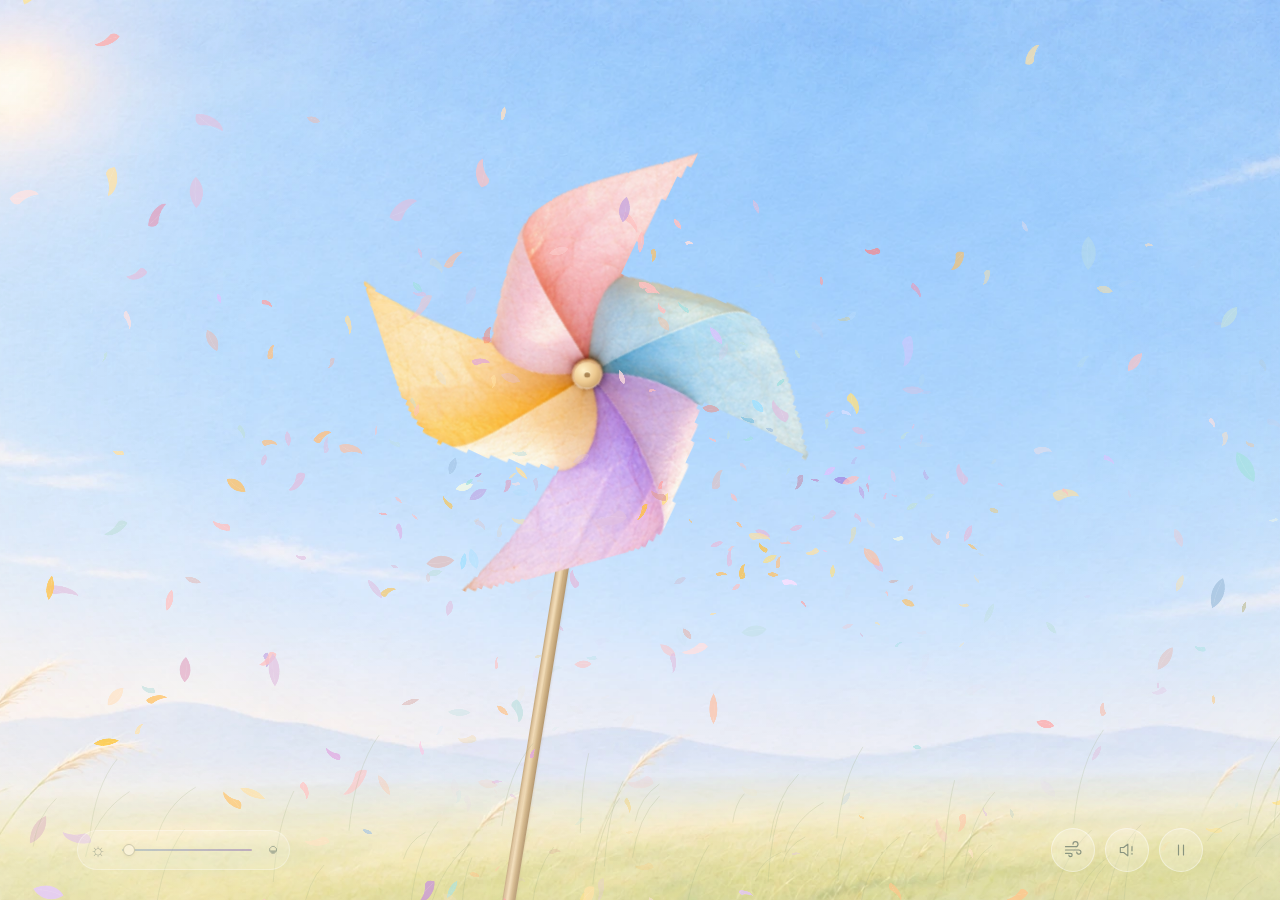
<file: index.html>
<!doctype html><html lang="zh-CN"><head><meta charset="utf-8"><meta name="viewport" content="width=device-width,initial-scale=1,viewport-fit=cover"><meta name="theme-color" content="#dcebf2"><meta name="description" content="一只纸风车，一阵彩色的风。从白昼到日落，慢慢把时间交给风。"><title>纸风车</title><link rel="stylesheet" href="pinwheel.css?v=13"></head><body>
<main id="scene" aria-label="纸风车与随风飞舞的彩纸，白天逐渐过渡到日落">
<div class="landscape"></div><div id="evening" class="evening"></div><div id="sunlight" class="sunlight"></div>
<div id="weatherShade" aria-hidden="true"></div><div id="clouds" aria-hidden="true"></div><canvas id="air" aria-hidden="true"></canvas>
<div id="assembly" class="assembly" aria-hidden="true"><div class="stick"></div><div id="rotor" class="rotor"><canvas id="paperRotor"></canvas><img id="paperSource" src="assets/pinwheel.webp" alt="" draggable="false"></div><div class="axle"></div></div>
<canvas id="near" aria-hidden="true"></canvas><div class="vignette"></div>
<footer><div class="time-control"><span class="sun-icon" aria-hidden="true">☼</span><input id="day" aria-label="调整白昼到日落" type="range" min="0" max="100" value="0"><span class="sun-icon" aria-hidden="true">◒</span></div><div class="buttons"><button id="gust" class="gust" aria-label="吹起一阵风"><svg viewBox="0 0 24 24" aria-hidden="true"><path d="M3 8h12a3 3 0 1 0-3-3M3 12h16a2.5 2.5 0 1 1-2.5 2.5M3 16h6a2 2 0 1 1-2 2"/></svg></button><button id="sound" class="pause" aria-label="关闭声音（等待点击页面后播放）" aria-pressed="true"><svg id="soundIcon" viewBox="0 0 24 24" aria-hidden="true"></svg></button><button id="pause" class="pause" aria-label="暂停动画" aria-pressed="false"><svg id="pauseIcon" viewBox="0 0 24 24" aria-hidden="true"><path d="M9 6v12M15 6v12"/></svg></button></div></footer>
</main><script src="scene.js?v=15"></script><script src="source-audio.js?v=5"></script></body></html>
</file>
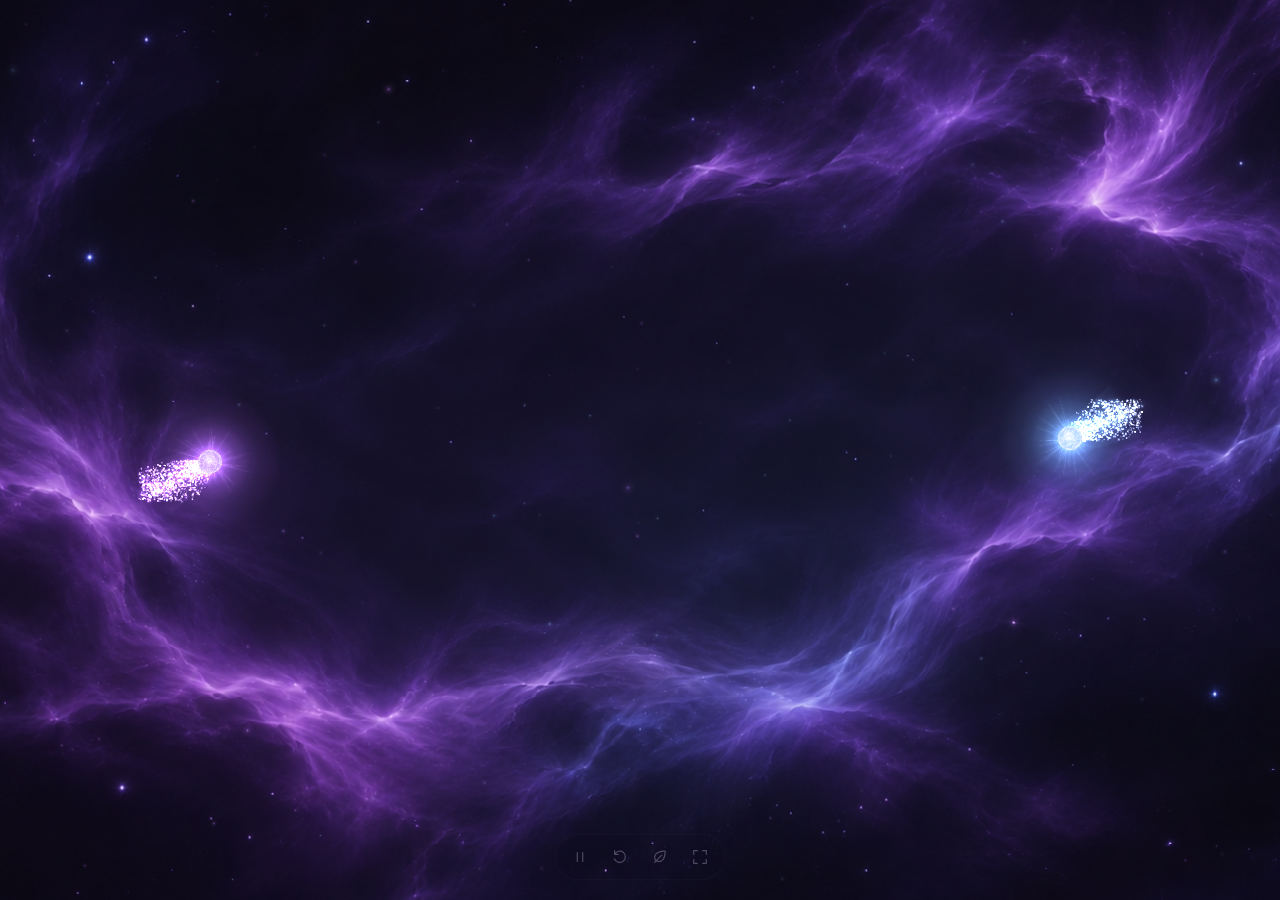
<file: stellar-encounter/index.html>
<!doctype html><html lang="zh-CN"><head><meta charset="utf-8"><meta name="viewport" content="width=device-width, initial-scale=1, viewport-fit=cover"><meta name="theme-color" content="#090612"><meta name="description" content="紫色与蓝白色的两颗星在流动星云中相遇，细密光带彼此交织。"><title>两颗相遇的星</title><link rel="icon" href="data:image/svg+xml,%3Csvg xmlns='http://www.w3.org/2000/svg' viewBox='0 0 32 32'%3E%3Ccircle cx='11' cy='13' r='6' fill='%23cfa2ff'/%3E%3Ccircle cx='23' cy='20' r='5' fill='%23b8dcff'/%3E%3C/svg%3E"><link rel="stylesheet" href="style.css"></head><body><main id="scene" aria-label="紫色与蓝白色的两颗星相遇、绕行，光带在流动星云中交织"><canvas id="universe" aria-hidden="true"></canvas><nav class="controls" aria-label="动画控制"><button id="play" aria-label="暂停动画" aria-pressed="false"><svg id="pause-icon" viewBox="0 0 20 20" aria-hidden="true"><path d="M7 5V15M13 5V15"/></svg><svg id="resume-icon" viewBox="0 0 20 20" aria-hidden="true" hidden><path d="M7 4.5 15 10 7 15.5Z"/></svg></button><button id="replay" aria-label="重新播放相遇过程"><svg viewBox="0 0 20 20" aria-hidden="true"><path d="M4 7a6.3 6.3 0 1 1-.2 5M4 3v4h4"/></svg></button><button id="power" aria-label="开启省电模式" aria-pressed="false"><svg viewBox="0 0 20 20" aria-hidden="true"><path d="M15.8 3.6C9 3 3.4 6.3 4.2 11.3c.8 4.3 6.5 5.1 9.3 1.4 1.7-2.4 2.2-5.8 2.3-9.1ZM4 16 12 8"/></svg></button><button id="fullscreen" aria-label="进入全屏"><svg viewBox="0 0 20 20" aria-hidden="true"><path d="M7 3H3v4m10-4h4v4M3 13v4h4m6 0h4v-4"/></svg></button></nav><p id="notice" role="status" class="sr-only"></p></main><script src="scene.js" defer></script></body></html>
</file>
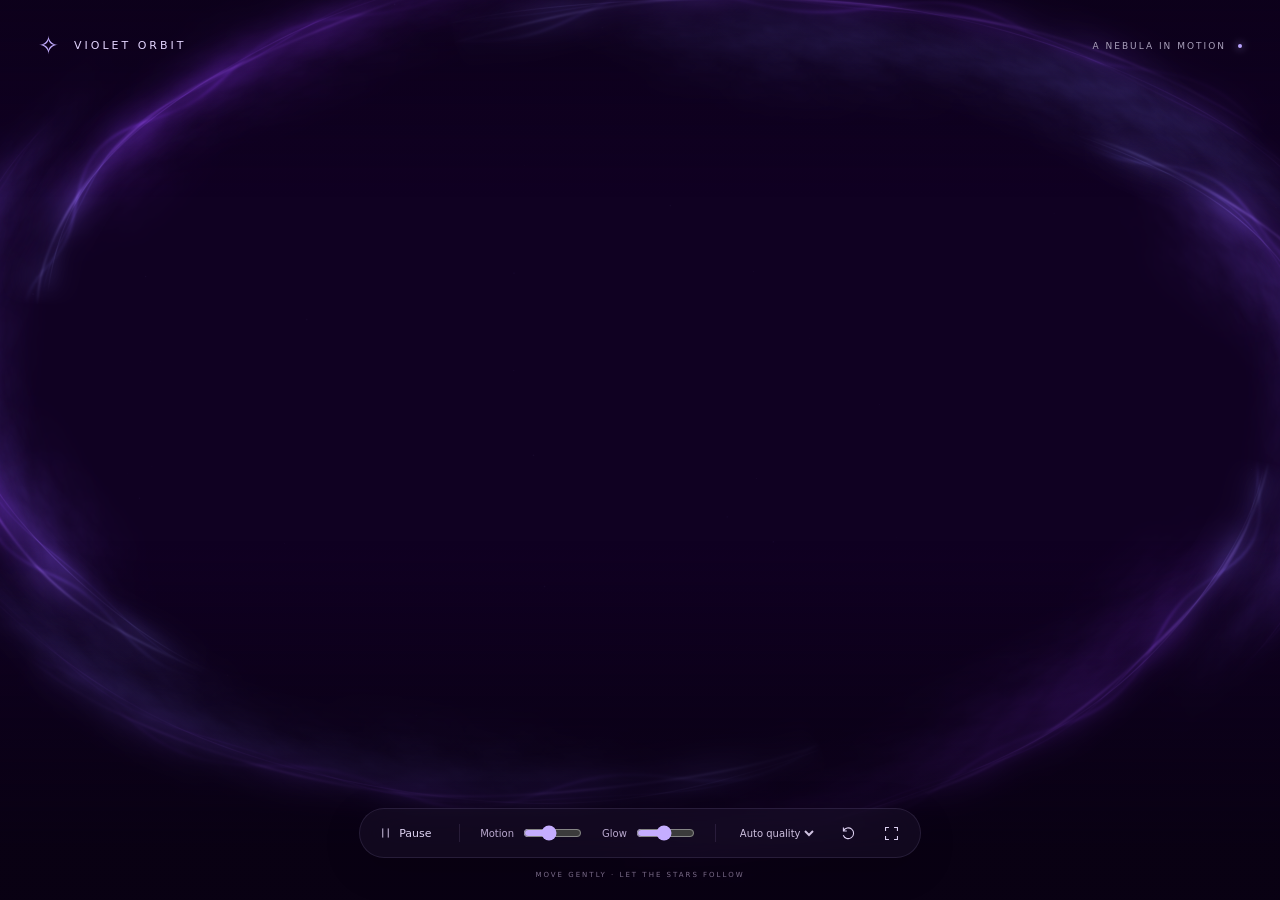
<file: violet-heart/index.html>
<!doctype html>
<html lang="en">
<head>
<meta charset="utf-8"><meta name="viewport" content="width=device-width,initial-scale=1,viewport-fit=cover">
<meta name="theme-color" content="#080111"><meta name="description" content="An animated violet nebula heart, with blue-white stardust and graceful orbital trails. A lightweight WebGL study.">
<title>Violet Orbit · A nebula in motion</title>
<link rel="icon" href="data:image/svg+xml,%3Csvg xmlns='http://www.w3.org/2000/svg' viewBox='0 0 32 32'%3E%3Cpath fill='%23b69aff' d='M16 28C-7 12 7-4 16 8 25-4 39 12 16 28'/%3E%3C/svg%3E">
<link rel="stylesheet" href="style.css?v=5">
<noscript><style>#fallback{opacity:1}.caption{opacity:1}</style></noscript>
</head>
<body>
<main id="scene" aria-label="An animated purple nebula heart with blue-white orbiting stardust">
<div id="fallback" aria-hidden="true"></div><canvas id="universe" aria-hidden="true"></canvas>
<div class="vignette" aria-hidden="true"></div>
<header><a class="wordmark" href="#" aria-label="Violet Orbit home"><span class="mark" aria-hidden="true">✧</span> VIOLET ORBIT</a><span class="edition">A NEBULA IN MOTION <i></i></span></header>
<section class="caption" aria-label="About this animation"><p class="eyebrow">A LITTLE LIGHT, IN THE INFINITE</p><h1>Gravity, with a heart.</h1><p class="subtext">Violet clouds. Wandering stars. One quiet orbit.</p></section>
<footer>
<div class="controls" aria-label="Animation controls">
<button id="play" type="button" aria-label="Pause animation"><span id="play-icon" aria-hidden="true">Ⅱ</span><span id="play-label">Pause</span></button>
<div class="separator"></div>
<label class="slider-label">Motion<input id="speed" type="range" min="0.3" max="2" value="1" step="0.05" aria-label="Motion speed"></label>
<label class="slider-label">Glow<input id="glow" type="range" min="0.55" max="1.5" value="1" step="0.05" aria-label="Glow intensity"></label>
<div class="separator extra"></div>
<label class="quality-label"><span class="sr-only">Render quality</span><select id="quality" aria-label="Render quality"><option value="auto">Auto quality</option><option value="low">Low power</option><option value="high">High quality</option></select></label>
<button id="replay" type="button" aria-label="Replay entrance" title="Replay entrance"><svg viewBox="0 0 20 20" width="17" height="17" fill="none" stroke="currentColor" stroke-width="1.25"><path d="M4 7a6.3 6.3 0 1 1-.2 5M4 3v4h4"/></svg></button>
<button id="fullscreen" type="button" aria-label="Enter fullscreen" title="Fullscreen"><svg viewBox="0 0 20 20" width="17" height="17" fill="none" stroke="currentColor" stroke-width="1.25"><path d="M7 3H3v4m10-4h4v4M3 13v4h4m6 0h4v-4"/></svg></button>
</div>
<p id="hint">MOVE GENTLY · LET THE STARS FOLLOW</p>
<p id="notice" role="status" class="notice" hidden></p>
</footer>
</main>
<script src="universe.js?v=5" defer></script>
</body>
</html>
</file>
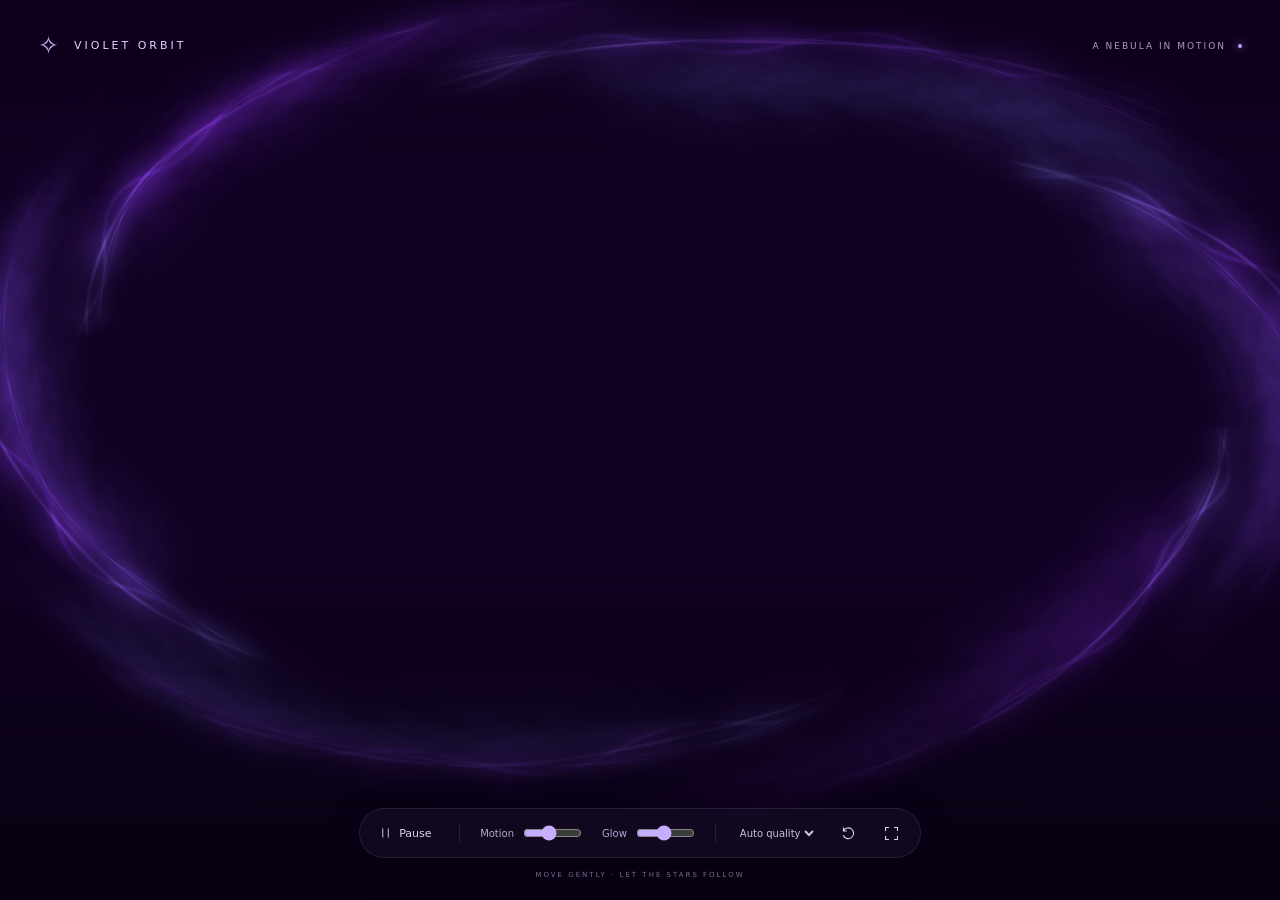
<file: webgl.html>
<!doctype html>
<html lang="zh-CN">
<head>
  <meta charset="utf-8">
  <meta name="viewport" content="width=device-width,initial-scale=1">
  <meta http-equiv="refresh" content="0;url=./violet-heart/">
  <link rel="canonical" href="./violet-heart/">
  <title>紫色心跳 · WebGL</title>
</head>
<body style="background:#090610;color:#dbc5ee;font-family:system-ui,sans-serif;text-align:center;padding:15vh 1em">
  <p>紫色心跳已保留为独立页面。</p>
  <a href="./violet-heart/" style="color:#dfb9ff">进入紫色心跳</a>
  <script>location.replace('./violet-heart/');</script>
</body>
</html>
</file>
<file: pinwheel.css>
*{box-sizing:border-box}html,body{margin:0;width:100%;height:100%;overflow:hidden}body{background:#d6e8f4;color:#4c6264;font-family:"Noto Serif SC","Songti SC","STSong",serif;-webkit-tap-highlight-color:transparent}main{height:100%;height:100svh;position:relative;isolation:isolate;overflow:hidden;touch-action:pan-y}.landscape,.evening,.sunlight,.vignette,canvas{position:absolute;inset:0;width:100%;height:100%;pointer-events:none}.landscape{background:url('assets/meadow.webp') center center/cover no-repeat}.evening{background:linear-gradient(180deg,#68509f 0%,#9973c5 40%,#bd94cf 72%,#9890ae 100%);mix-blend-mode:multiply;opacity:0}.sunlight{background:radial-gradient(ellipse at 15% 65%,#ebdcffaa 0%,#bd9feb48 28%,transparent 67%);mix-blend-mode:soft-light;opacity:0}.vignette{background:radial-gradient(ellipse at 53% 42%,transparent 45%,#fff9eb33 100%);z-index:5}#air{z-index:1}#near{z-index:4}.assembly{--size:540px;position:absolute;left:65%;top:39%;width:var(--size);height:var(--size);transform:translate(-50%,-50%);z-index:2;pointer-events:none;will-change:transform;transform-origin:43% 170%}.rotor{position:absolute;inset:0;will-change:transform;transform-origin:49.35% 49.45%}.rotor img{height:100%;width:100%;object-fit:contain;user-select:none;clip-path:polygon(54% 1%,49% 24%,48% 29%,62% 26%,70% 25%,77% 29%,96% 49%,71% 48%,71% 59%,73% 70%,67% 80%,47% 97%,50% 70%,42% 72%,27% 74%,17% 68%,4% 52%,27% 53%,25% 43%,23% 30%,26% 25%)}.stick{position:absolute;top:49.5%;left:49.3%;height:120vh;width:13px;transform:rotate(9deg);transform-origin:50% 0;background:linear-gradient(90deg,#c1a57b 0%,#dfc49d 15%,#f4dfbb 38%,#d2b588 67%,#b3966e 100%);border-radius:9px;box-shadow:1px 0 2px #8d765223;z-index:-1}.stick:after{content:"";position:absolute;inset:0;background:repeating-linear-gradient(91deg,transparent 0 3px,#7e5c3219 4px,transparent 5px 8px);opacity:.7}.axle{position:absolute;left:49.35%;top:49.45%;transform:translate(-50%,-50%);width:4.7%;height:4.7%;border-radius:50%;background:radial-gradient(circle at 35% 30%,#fff0c7,#edc990 50%,#c49c66 85%);box-shadow:1px 2px 4px #90693240}.axle:after{content:"";position:absolute;inset:39%;border-radius:50%;background:#ac8654;box-shadow:0 -1px 0 #fff2cf}
header{position:absolute;z-index:6;left:7%;top:12%;pointer-events:none}h1{font-weight:400;font-size:clamp(25px,3.1vw,43px);letter-spacing:.22em;margin:15px 0 18px;color:#51666a;text-shadow:0 1px 16px #fff8}.eyebrow{font:10px/1.4 sans-serif;letter-spacing:.38em;opacity:.65}header p{font-size:12px;letter-spacing:.2em;opacity:.75;margin:0}.hint{position:absolute;bottom:118px;left:50%;transform:translateX(-50%);font:11px/1.5 sans-serif;letter-spacing:.16em;opacity:.65;z-index:7;white-space:nowrap;transition:opacity 1s}footer{position:absolute;z-index:7;bottom:max(28px,env(safe-area-inset-bottom));left:6%;right:6%;display:flex;justify-content:space-between;align-items:center;gap:20px}.time-control{display:flex;align-items:center;gap:14px;padding:10px 16px;background:#fffaf150;border:1px solid #fff8;border-radius:30px;backdrop-filter:blur(8px)}#timeLabel{min-width:2em;font-size:12px;letter-spacing:.1em}input[type=range]{width:130px;height:22px;appearance:none;background:transparent;cursor:pointer}input[type=range]::-webkit-slider-runnable-track{height:2px;background:linear-gradient(90deg,#a2bac7,#a58cbf);border-radius:4px}input[type=range]::-moz-range-track{height:2px;background:linear-gradient(90deg,#a2bac7,#a58cbf)}input[type=range]::-webkit-slider-thumb{appearance:none;height:12px;width:12px;border-radius:50%;background:#fff9eb;border:1px solid #b8b6a1;margin-top:-5px;box-shadow:0 1px 3px #776e3d22}input[type=range]::-moz-range-thumb{height:12px;width:12px;border-radius:50%;background:#fff9eb;border:1px solid #b8b6a1}.sun-icon{font:18px sans-serif;opacity:.65}.buttons{display:flex;gap:10px}button{border:1px solid #fffc;background:#fffaf170;backdrop-filter:blur(8px);color:#526766;cursor:pointer;border-radius:30px;display:flex;align-items:center;justify-content:center;font:12px sans-serif;letter-spacing:.1em;height:44px;transition:background .25s,transform .25s}button:hover{background:#fffaf1d0;transform:translateY(-2px)}button:active{transform:scale(.96)}button:focus-visible,input:focus-visible{outline:2px solid #677f84;outline-offset:4px}.gust{padding:0 20px;gap:10px}.pause{width:44px;padding:10px}button svg{width:20px;height:20px;fill:none;stroke:currentColor;stroke-width:1.4;stroke-linecap:round;stroke-linejoin:round}body.quiet .hint{opacity:0}
@media(max-width:600px){header{left:8%;top:8%}h1{font-size:27px;letter-spacing:.18em;margin:12px 0 15px}header p{font-size:11px}.assembly{left:52%;top:48%;--size:390px}.landscape{background-position:43% center}footer{left:5%;right:5%;bottom:max(22px,env(safe-area-inset-bottom));gap:10px}.time-control{padding:9px 12px;gap:8px}input[type=range]{width:78px}.gust{padding:0 13px}.hint{bottom:90px;font-size:10px}.buttons{gap:6px}.stick{width:10px}}@media(max-height:550px) and (min-width:601px){header{top:9%}h1{font-size:28px}.hint{bottom:88px}footer{bottom:18px}}
/* The scene is a canvas, never a focus-scroll container. */
main{overflow:clip}

/* Paper fragments are the same sampled material as the rotating blades. */
#paperRotor{position:absolute;inset:0;width:100%;height:100%;clip-path:polygon(54% 1%,49% 24%,48% 29%,62% 26%,70% 25%,77% 29%,96% 49%,71% 48%,71% 59%,73% 70%,67% 80%,47% 97%,50% 70%,42% 72%,27% 74%,17% 68%,4% 52%,27% 53%,25% 43%,23% 30%,26% 25%)}.gust{width:44px;padding:10px}footer{opacity:.62;transition:opacity .3s}footer:hover,footer:focus-within{opacity:1}.time-control{padding:6px 12px}

/* Leave an open downwind corridor on the right. */
.assembly{left:46%;top:42%}@media(max-width:600px){.assembly{left:49%;top:48%}}

#weatherShade,#clouds{position:absolute;inset:0;pointer-events:none;opacity:0}#weatherShade{background:linear-gradient(180deg,#798fa06b,#abc3cf24 64%,transparent)}#clouds{inset:-12% -20% 35%;background:radial-gradient(ellipse at 18% 35%,#eef3f2bd 0%,#f9faf478 18%,transparent 34%),radial-gradient(ellipse at 70% 25%,#eef2f2c9 0%,#f7f6f481 22%,transparent 43%);will-change:transform;filter:blur(12px)}

@media(max-width:600px){.time-control,button{backdrop-filter:none}#clouds{filter:none}}
</file>
<file: stellar-encounter/style.css>
:root{color-scheme:dark;background:#080610}*{box-sizing:border-box}html,body{margin:0;width:100%;height:100%;overflow:hidden}#scene{position:relative;width:100%;height:100%;background:#080610}canvas{position:absolute;inset:0;width:100%;height:100%;touch-action:none}.controls{position:absolute;left:50%;bottom:max(20px,env(safe-area-inset-bottom));transform:translateX(-50%);display:flex;gap:2px;padding:3px 5px;border:1px solid #cfb1f018;border-radius:26px;background:#0c081443;opacity:.32;transition:opacity .3s,background .3s}.controls:hover,.controls:focus-within{opacity:1;background:#0c0814b0}button{width:38px;height:38px;padding:10px;border:0;border-radius:50%;background:transparent;color:#d8c8eb;cursor:pointer}button:hover,button[aria-pressed=true]{background:#b494d921}button:focus-visible{outline:2px solid #c9adf3;outline-offset:3px}button:disabled{opacity:.3;cursor:default}svg{width:18px;height:18px;fill:none;stroke:currentColor;stroke-width:1.3;stroke-linecap:round;stroke-linejoin:round}svg[hidden],button[hidden]{display:none}.sr-only{position:absolute;width:1px;height:1px;overflow:hidden;clip:rect(0,0,0,0)}@media(max-width:650px){.controls{bottom:max(18px,env(safe-area-inset-bottom));opacity:.4}#fullscreen{display:none}}@media(prefers-reduced-motion:reduce){.controls{transition:none}}
</file>
<file: violet-heart/style.css>
:root{color-scheme:dark;font-family:Inter,ui-sans-serif,system-ui,-apple-system,BlinkMacSystemFont,"Segoe UI",sans-serif;background:#100122;color:#eae2ff;font-synthesis:none}*{box-sizing:border-box}html,body{margin:0;width:100%;height:100%;overflow:hidden}button,a,input,select{-webkit-tap-highlight-color:transparent}#scene{position:relative;width:100%;height:100%;min-height:460px;background:#100122;isolation:isolate}#universe,#fallback,.vignette{position:absolute;inset:0;width:100%;height:100%;pointer-events:none}#fallback{background:url(nebula.webp?v=5) center center / min(123vw,143vh) auto no-repeat;transition:opacity 1.3s ease}#universe{opacity:0;transition:opacity 1.3s ease}body.ready #universe{opacity:1}body.ready #fallback{opacity:0}.vignette{background:linear-gradient(#08011166,transparent 22%,transparent 60%,#080111dd 94%);z-index:1}header{position:absolute;top:0;left:0;right:0;padding:31px 38px;display:flex;align-items:center;justify-content:space-between;z-index:2}.wordmark{color:#e4d5ff;text-decoration:none;font-size:11px;letter-spacing:3px;font-weight:500;display:flex;gap:12px;align-items:center}.mark{font-size:25px;font-weight:300;color:#c3adff}.edition{display:flex;gap:12px;align-items:center;font-size:9px;letter-spacing:2px;color:#aaa0bb}.edition i{height:4px;width:4px;background:#baa4ff;border-radius:50%;box-shadow:0 0 9px #bdaaff}.caption{position:absolute;bottom:125px;width:100%;z-index:2;text-align:center;pointer-events:none}.eyebrow{font-size:8px;letter-spacing:3px;color:#b6a3cd;margin:0 0 12px}h1{font-family:Georgia,"Times New Roman",serif;font-size:clamp(25px,3vw,39px);font-weight:400;letter-spacing:-.7px;margin:0;text-shadow:0 2px 25px #160525}.subtext{font-size:11px;font-weight:300;color:#b7a8cb;letter-spacing:.4px;margin:10px 0 0}footer{position:absolute;bottom:max(21px,env(safe-area-inset-bottom));left:0;right:0;z-index:3;display:flex;flex-direction:column;align-items:center;gap:13px;padding:0 20px}.controls{display:flex;align-items:center;gap:20px;background:#1b102a80;border:1px solid #a994ce26;border-radius:99px;padding:11px 17px;box-shadow:0 10px 40px #0002;backdrop-filter:blur(18px)}button{background:none;border:0;color:#ded2f2;font:inherit;font-size:11px;cursor:pointer;min-height:26px;display:flex;align-items:center;justify-content:center;gap:8px;padding:0 3px}button:hover{color:white}button:focus-visible,a:focus-visible,select:focus-visible,input:focus-visible{outline:2px solid #b3a0f7;outline-offset:5px;border-radius:4px}#play{min-width:62px;justify-content:flex-start}#play-icon{display:inline-block;font-size:13px;width:11px}.separator{width:1px;height:18px;background:#a994ce26}.slider-label{display:flex;align-items:center;gap:9px;font-size:10px;color:#b9a8ce}input[type=range]{width:59px;accent-color:#c5adff;cursor:pointer;height:20px;margin:0}select{font:inherit;font-size:10px;color:#cfc1e0;border:0;background:transparent;padding:5px 0;cursor:pointer;max-width:108px}select option{background:#140d22;color:#eee}#hint{font-size:7px;letter-spacing:2px;color:#827191;margin:0}.notice{font-size:11px;color:#bcaecc;margin:0;text-align:center}.sr-only{position:absolute;clip:rect(0,0,0,0);width:1px;height:1px;overflow:hidden;white-space:nowrap}
@media(max-width:650px){header{padding:25px 24px}.wordmark{font-size:9px;letter-spacing:2px;gap:9px}.edition{font-size:7px;letter-spacing:1.5px}.edition i{display:none}.caption{bottom:175px}.eyebrow{font-size:7px;letter-spacing:2px}h1{font-size:30px}.subtext{font-size:10px}.controls{gap:13px;padding:12px 15px;flex-wrap:wrap;justify-content:center;border-radius:23px;max-width:360px}.slider-label{gap:5px}input[type=range]{width:49px}.extra{display:none}.quality-label{margin-left:5px}#fullscreen{min-width:26px}#hint{font-size:6px;letter-spacing:1.6px}footer{bottom:max(23px,env(safe-area-inset-bottom))}#fallback{background-size:min(154vw,121vh) auto;background-position:center 38%}}
@media(max-height:650px) and (min-width:651px){header{padding:20px 30px}.caption{bottom:110px}.eyebrow,.subtext{display:none}h1{font-size:26px}footer{bottom:13px}.controls{padding:7px 16px}}
@media(max-height:550px) and (max-width:650px){#scene{min-height:0}.caption{display:none}.controls{border-radius:99px;flex-wrap:nowrap;max-width:none}.quality-label,.edition{display:none}footer{bottom:12px}header{padding:13px 20px}}
@media(prefers-reduced-motion:reduce){#fallback,#universe{transition:none}}

/* The entrance is rendered by the scene clock, so pause and hidden tabs freeze it. */
#fallback{opacity:0}body.failed #fallback{opacity:1}#universe{transition:opacity .25s ease}.caption{opacity:0;transform:translateY(9px);transition:opacity .9s ease,transform 1.2s ease}body.settled .caption,body.failed .caption{opacity:1;transform:none}#play-icon{height:14px;display:flex;align-items:center}button:disabled{opacity:.3;cursor:default}#replay{min-width:22px}#replay:hover svg{transform:rotate(-30deg)}#replay svg{transition:transform .25s ease}
@media(prefers-reduced-motion:reduce){.caption,#universe,#replay svg{transition:none}.caption{transform:none}}
</file>
